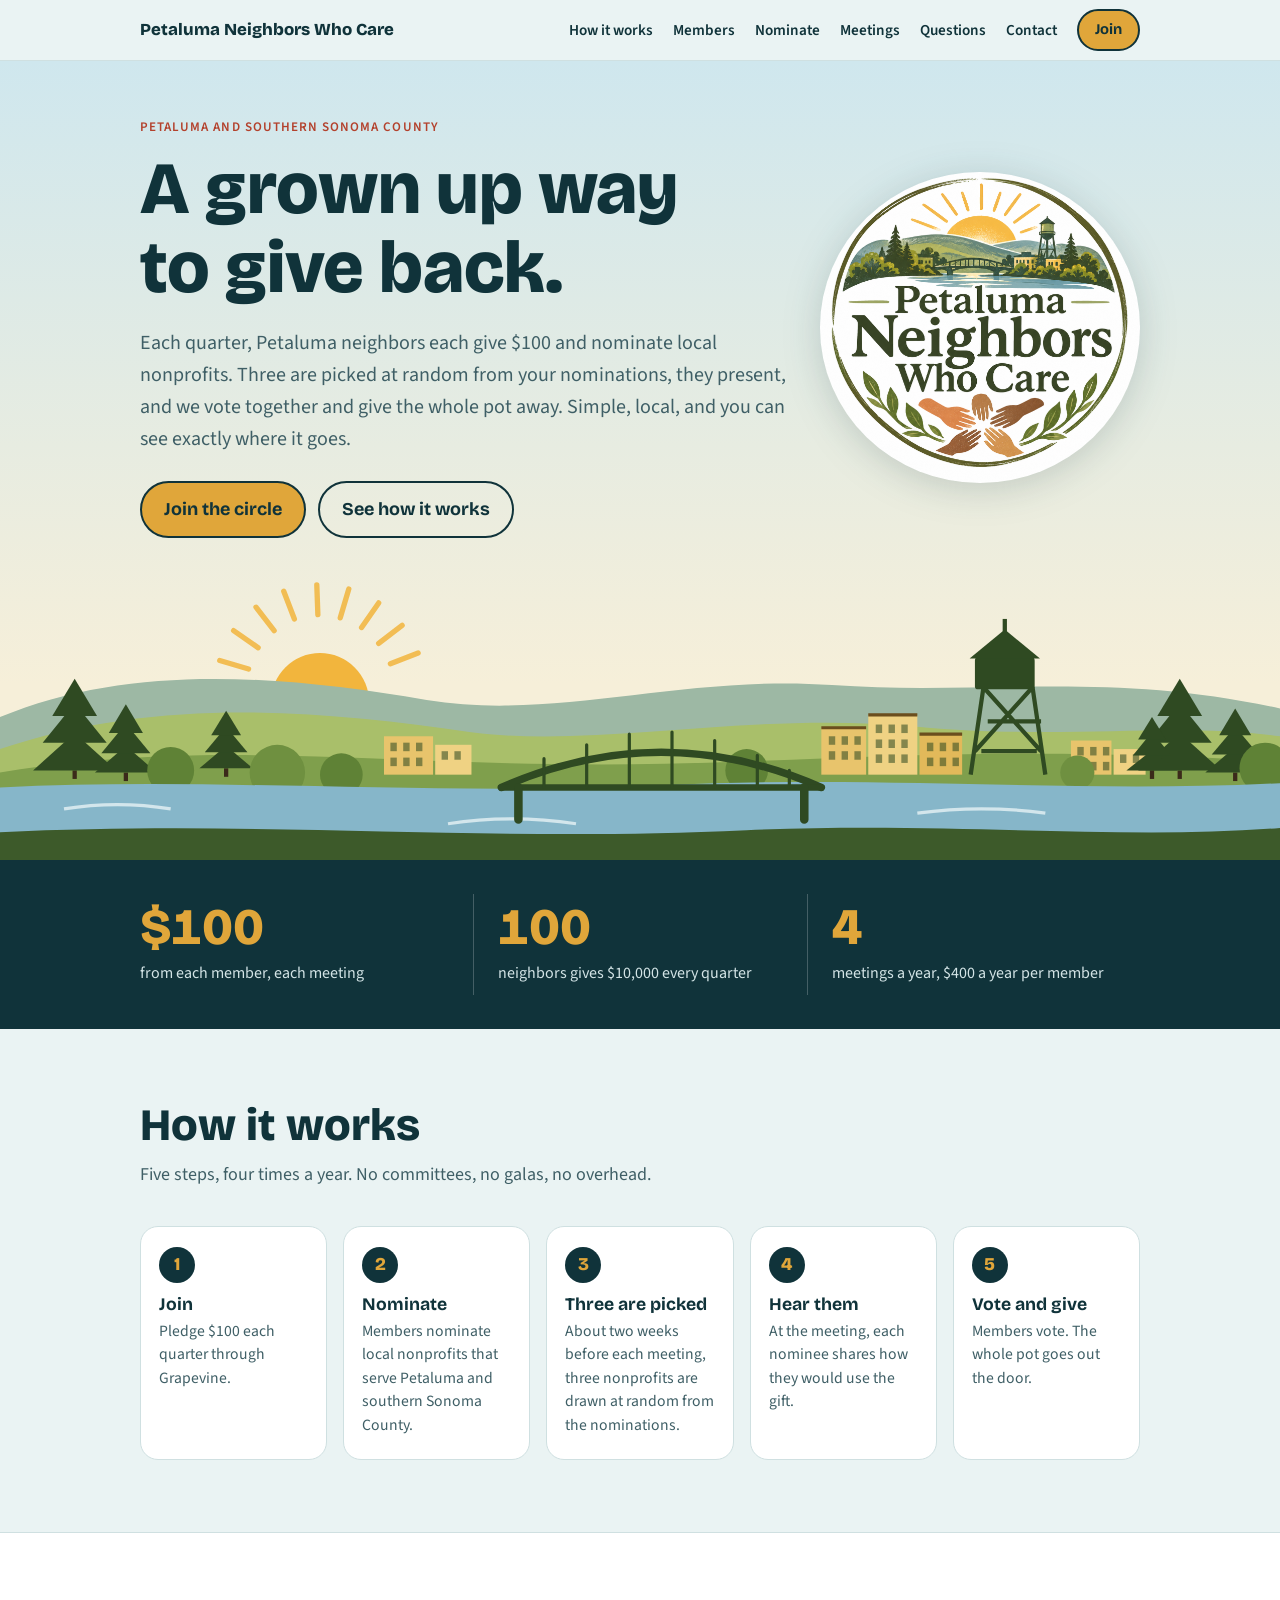
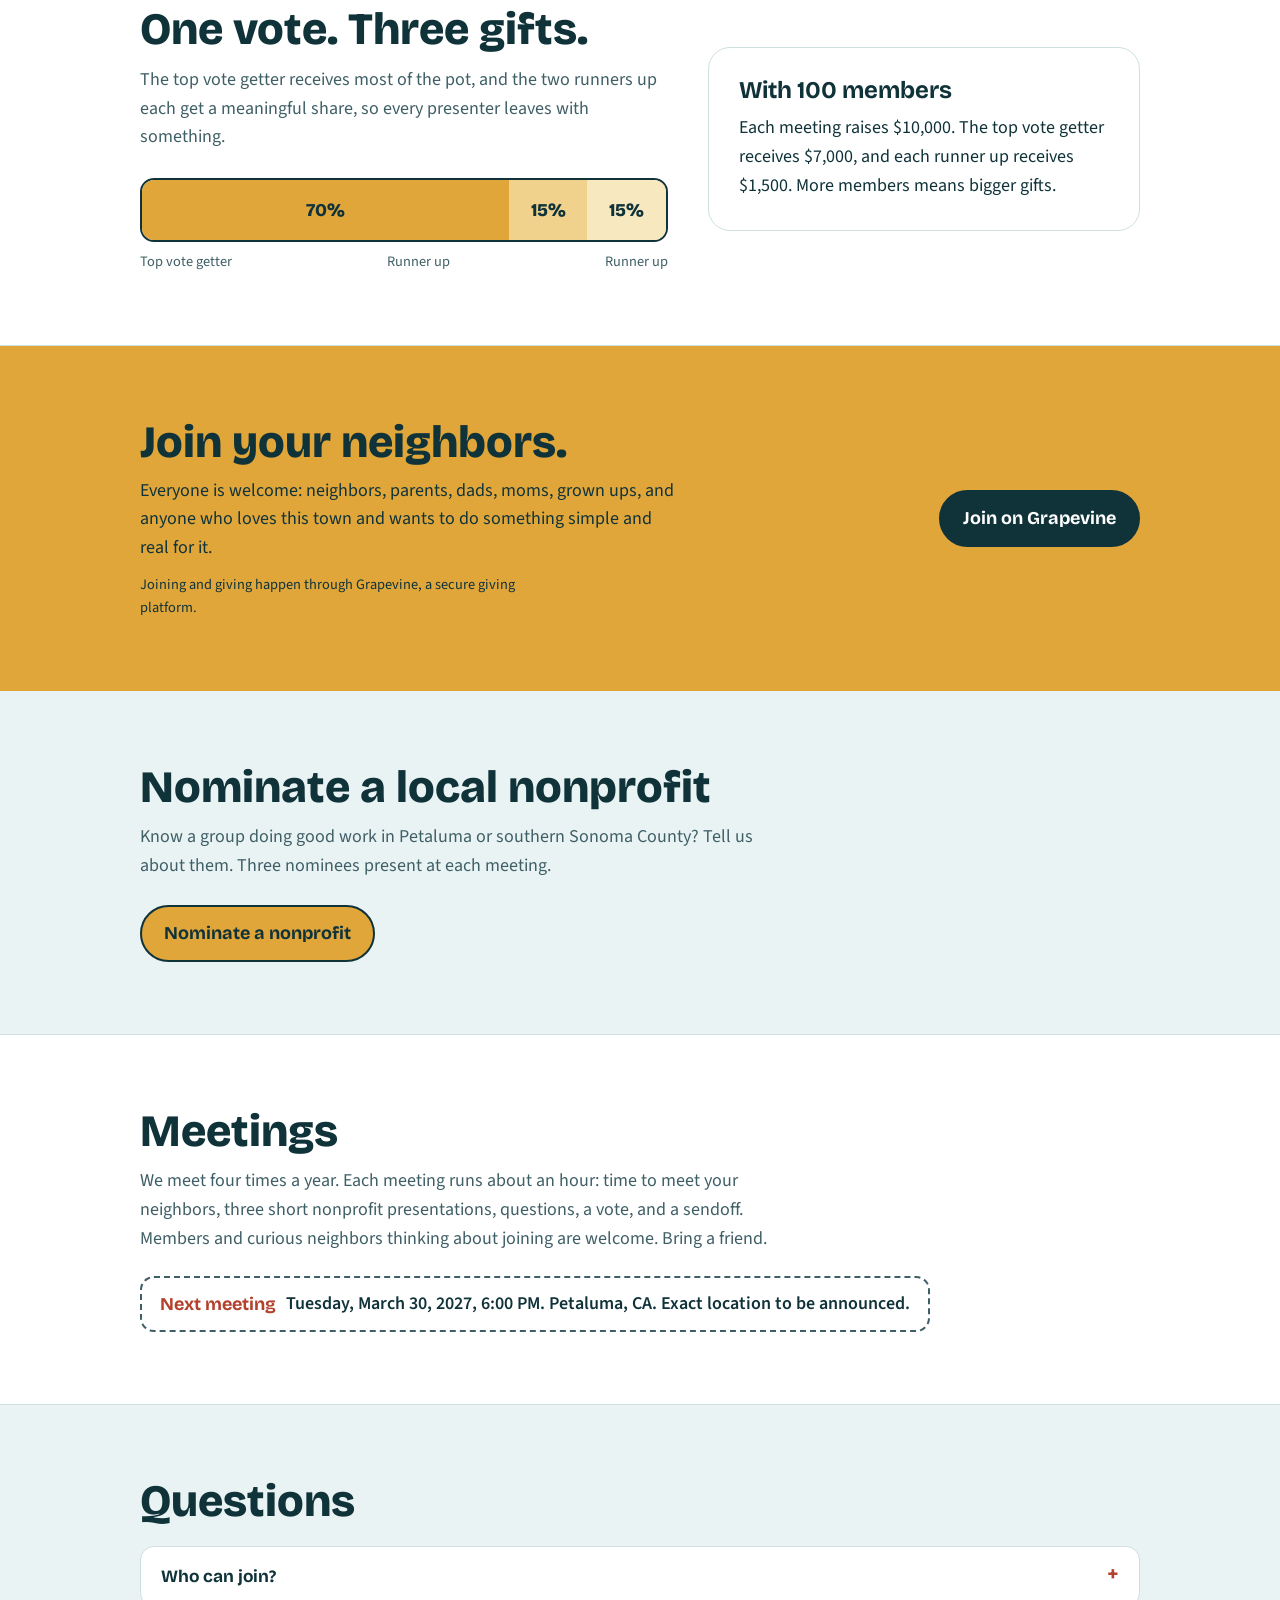
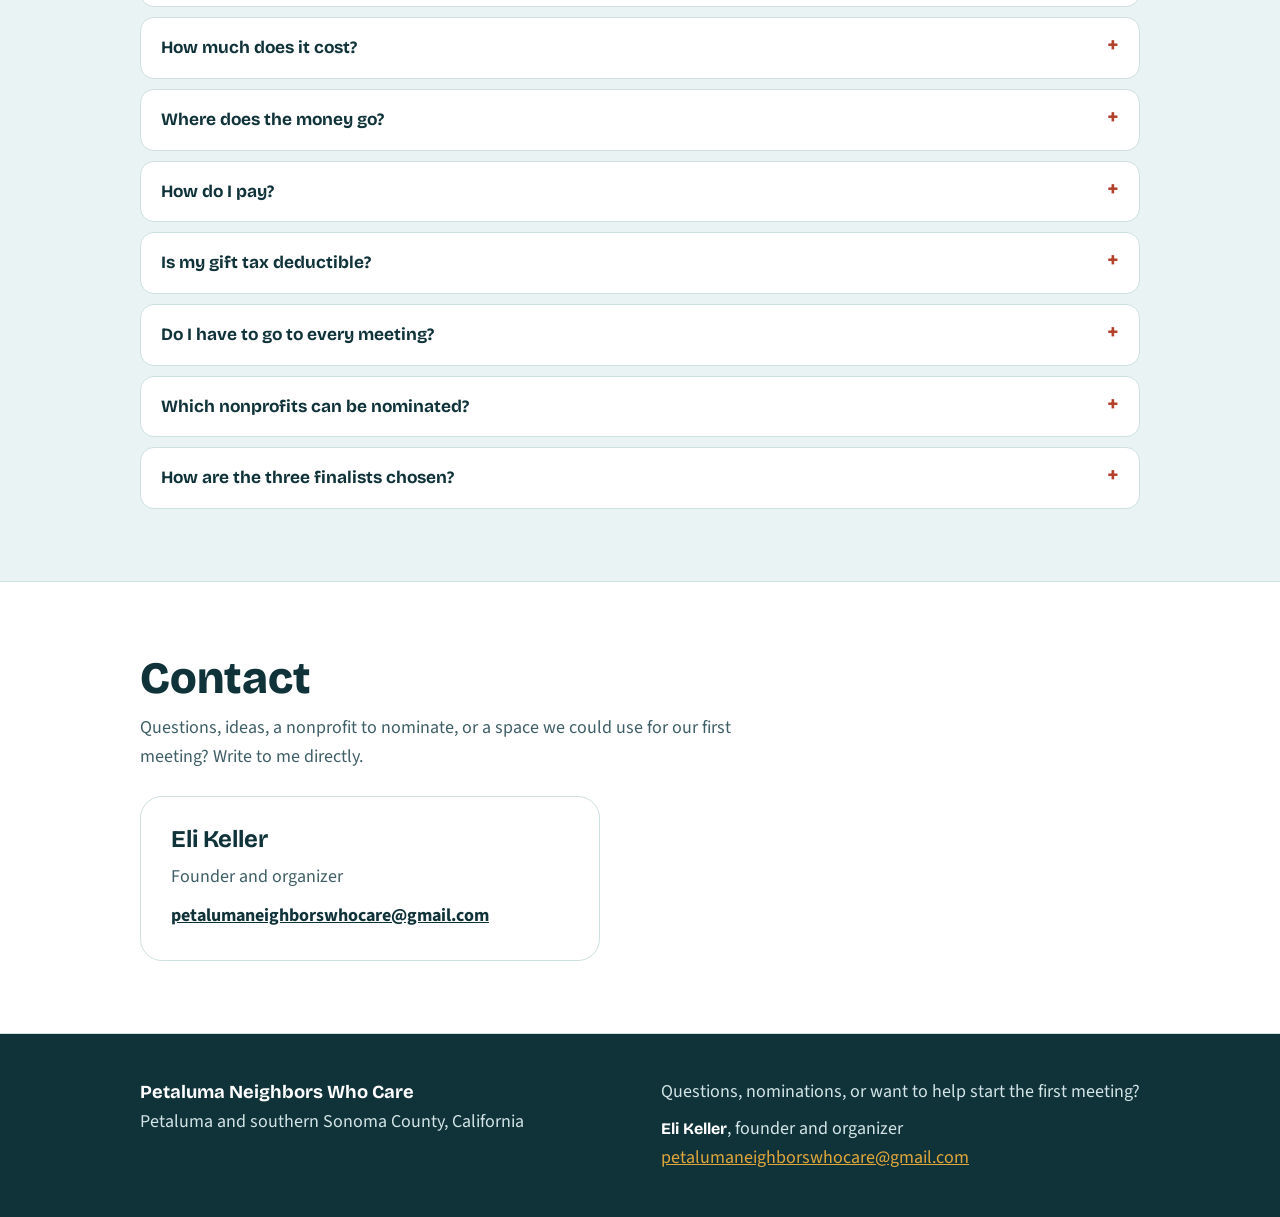
<file: index.html>
<!DOCTYPE html>
<html lang="en">
<head>
<meta charset="utf-8">
<meta name="viewport" content="width=device-width, initial-scale=1">
<meta name="description" content="A grown up way to give back. Neighbors give $100 each quarter, nominate local nonprofits, vote together, and give the whole pot away.">
<meta property="og:type" content="website">
<meta property="og:title" content="Petaluma Neighbors Who Care">
<meta property="og:description" content="A grown up way to give back. Neighbors give $100 each quarter, nominate local nonprofits, vote together, and give the whole pot away.">
<meta property="og:url" content="https://petalumaneighborswhocare.org/">
<meta property="og:image" content="https://petalumaneighborswhocare.org/Petaluma%20Neighbors%20Who%20Care%20Emblem.png">
<meta name="twitter:card" content="summary">
<link rel="icon" href="Petaluma%20Neighbors%20Who%20Care%20Emblem.png">
<title>Petaluma Neighbors Who Care</title>
<link rel="preconnect" href="https://fonts.googleapis.com">
<link rel="preconnect" href="https://fonts.gstatic.com" crossorigin>
<link href="https://fonts.googleapis.com/css2?family=Bricolage+Grotesque:opsz,wght@12..96,500;12..96,700;12..96,800&family=Source+Sans+3:wght@400;600&display=swap" rel="stylesheet">
<style>
:root{
  --ink:#10333a;
  --ink-soft:#3f5f66;
  --sky:#eaf3f3;
  --paper:#ffffff;
  --gold:#e0a63a;
  --barn:#b3412c;
  --line:#cfe0e1;
  --display:"Bricolage Grotesque","Trebuchet MS",system-ui,sans-serif;
  --body:"Source Sans 3",system-ui,-apple-system,"Segoe UI",sans-serif;
  color-scheme:light;
}
*{box-sizing:border-box}
html{scroll-behavior:smooth}
@media (prefers-reduced-motion:reduce){html{scroll-behavior:auto}}
body{margin:0;background:var(--sky);color:var(--ink);font-family:var(--body);font-size:18px;line-height:1.6}
h1,h2,h3{font-family:var(--display);line-height:1.08;margin:0;text-wrap:balance}
p{margin:0}
a{color:inherit}
:focus-visible{outline:3px solid var(--barn);outline-offset:3px}
.wrap{max-width:1040px;margin:0 auto;padding:0 20px}
.nav{position:sticky;top:0;z-index:5;background:rgba(234,243,243,.94);backdrop-filter:blur(6px);border-bottom:1px solid var(--line)}
.nav .wrap{display:flex;align-items:center;justify-content:space-between;gap:16px;min-height:60px;flex-wrap:wrap;padding-top:6px;padding-bottom:6px}
.brand{font-family:var(--display);font-weight:800;text-decoration:none;font-size:1.05rem}
.nav ul{display:flex;gap:6px 20px;list-style:none;margin:0;padding:0;flex-wrap:wrap;align-items:center}
.nav a.link{text-decoration:none;font-weight:600;font-size:.95rem;padding:6px 0;border-bottom:2px solid transparent}
.nav a.link:hover{border-color:var(--gold)}
.btn{display:inline-block;background:var(--gold);color:var(--ink);font-family:var(--display);font-weight:700;text-decoration:none;padding:12px 22px;border-radius:999px;border:2px solid var(--ink);transition:transform .15s}
.btn:hover{transform:translateY(-2px)}
.btn.small{padding:7px 16px;font-size:.92rem}
.btn.ghost{background:transparent}
.hero{background:linear-gradient(#cfe7ee,#f6efd9 78%);position:relative;overflow:hidden}
.hero .wrap{padding-top:56px;padding-bottom:0;position:relative;z-index:2}
.eyebrow{font-weight:600;letter-spacing:.08em;text-transform:uppercase;font-size:.82rem;color:var(--barn)}
.hero h1{font-size:clamp(2.4rem,7vw,4.6rem);font-weight:800;max-width:14ch;margin-top:12px}
.hero .lede{font-size:1.25rem;max-width:34em;margin-top:18px;color:var(--ink-soft)}
.hero .cta{display:flex;gap:12px;flex-wrap:wrap;margin-top:26px}
.heroin{display:flex;align-items:center;justify-content:space-between;gap:32px}
.emblem{width:min(320px,34vw);height:auto;flex:none;border-radius:50%;background:#fff;filter:drop-shadow(0 6px 18px rgba(16,51,58,.18))}
@media(max-width:720px){.heroin{flex-direction:column;align-items:flex-start}.emblem{width:220px}}
.scene{display:block;width:100%;height:auto;margin-top:-30px;position:relative;z-index:1}
.math{background:var(--ink);color:#fff}
.math .wrap{display:grid;grid-template-columns:repeat(3,1fr);gap:0;padding-top:34px;padding-bottom:34px}
.math .cell{padding:8px 24px;border-left:1px solid rgba(255,255,255,.22)}
.math .cell:first-child{border-left:0;padding-left:0}
.math .num{font-family:var(--display);font-weight:800;font-size:clamp(2rem,5vw,3.2rem);color:var(--gold);line-height:1;font-variant-numeric:tabular-nums}
.math .cap{margin-top:8px;color:#d3e4e6;font-size:1rem}
section{padding:72px 0}
section h2{font-size:clamp(1.9rem,4.5vw,2.8rem);font-weight:800}
.sub{margin-top:12px;color:var(--ink-soft);max-width:36em}
.steps{list-style:none;margin:36px 0 0;padding:0;display:grid;grid-template-columns:repeat(5,1fr);gap:16px;counter-reset:s}
.steps li{background:var(--paper);border:1px solid var(--line);border-radius:18px;padding:20px 18px 22px;counter-increment:s}
.steps li::before{content:counter(s);display:grid;place-items:center;width:36px;height:36px;border-radius:50%;background:var(--ink);color:var(--gold);font-family:var(--display);font-weight:800;margin-bottom:12px}
.steps h3{font-size:1.1rem;margin-bottom:6px}
.steps p{font-size:.98rem;color:var(--ink-soft);line-height:1.5}
.split{display:grid;grid-template-columns:1.1fr .9fr;gap:40px;align-items:center}
.bar{display:flex;height:64px;border-radius:14px;overflow:hidden;border:2px solid var(--ink);margin-top:26px;font-family:var(--display);font-weight:800}
.bar div{display:grid;place-items:center}
.bar .a{flex:70;background:var(--gold)}
.bar .b{flex:15;background:#f1d28d}
.bar .c{flex:15;background:#f8e8c0}
.bar-legend{display:flex;justify-content:space-between;font-size:.9rem;color:var(--ink-soft);margin-top:8px}
.card{background:var(--paper);border:1px solid var(--line);border-radius:22px;padding:30px}
.card h3{font-size:1.5rem;margin-bottom:10px}
.join{background:var(--gold)}
.join .wrap{display:flex;justify-content:space-between;align-items:center;gap:28px;flex-wrap:wrap}
.join h2{max-width:16ch}
.join p{max-width:30em;margin-top:10px}
.join .btn{background:var(--ink);color:#fff;border-color:var(--ink)}
.join .note{font-size:.9rem;margin-top:10px}
.next{display:inline-flex;gap:10px;align-items:center;background:var(--paper);border:2px dashed var(--ink-soft);border-radius:14px;padding:12px 18px;margin-top:22px;font-weight:600}
.next b{font-family:var(--display);color:var(--barn)}
details{background:var(--paper);border:1px solid var(--line);border-radius:14px;padding:0;margin-top:10px}
summary{cursor:pointer;font-family:var(--display);font-weight:700;font-size:1.08rem;padding:16px 20px;list-style:none;display:flex;justify-content:space-between;gap:12px}
summary::-webkit-details-marker{display:none}
summary::after{content:"+";font-size:1.4rem;line-height:1;color:var(--barn)}
details[open] summary::after{content:"\2212"}
details p{padding:0 20px 18px;color:var(--ink-soft)}
footer{background:var(--ink);color:#d3e4e6;padding:44px 0}
footer .wrap{display:flex;justify-content:space-between;gap:20px;flex-wrap:wrap}
footer strong{color:#fff;font-family:var(--display);font-size:1.15rem}
footer a{color:var(--gold)}
@media (max-width:860px){
  .steps{grid-template-columns:1fr 1fr}
  .split{grid-template-columns:1fr}
}
@media (max-width:560px){
  body{font-size:17px}
  .steps{grid-template-columns:1fr}
  .math .wrap{grid-template-columns:1fr;gap:18px}
  .math .cell{border-left:0;padding:0}
  section{padding:52px 0}
  .nav ul{gap:4px 14px}
}
</style>
</head>
<body>

<header class="nav">
  <div class="wrap">
    <a class="brand" href="#top">Petaluma Neighbors Who Care</a>
    <nav aria-label="Main">
      <ul>
        <li><a class="link" href="#how">How it works</a></li>
        <li><a class="link" href="members.html">Members</a></li>
        <li><a class="link" href="nominate.html">Nominate</a></li>
        <li><a class="link" href="#meetings">Meetings</a></li>
        <li><a class="link" href="#questions">Questions</a></li>
        <li><a class="link" href="#contactus">Contact</a></li>
        <li><a class="btn small" href="#join">Join</a></li>
      </ul>
    </nav>
  </div>
</header>

<main id="top">
  <div class="hero">
    <div class="wrap heroin">
      <div class="herotext">
      <p class="eyebrow">Petaluma and southern Sonoma County</p>
      <h1>A grown up way to give back.</h1>
      <p class="lede">Each quarter, Petaluma neighbors each give $100 and nominate local nonprofits. Three are picked at random from your nominations, they present, and we vote together and give the whole pot away. Simple, local, and you can see exactly where it goes.</p>
      <div class="cta">
        <a class="btn" href="#join">Join the circle</a>
        <a class="btn ghost" href="#how">See how it works</a>
      </div>
      </div>
      <img class="emblem" src="Petaluma%20Neighbors%20Who%20Care%20Emblem.png" alt="Petaluma Neighbors Who Care emblem" width="320" height="320">
    </div>
    <svg class="scene" viewBox="0 0 1200 330" role="img" aria-label="Illustration of the Petaluma River, the downtown bridge, the water tower, historic downtown buildings and rolling hills" preserveAspectRatio="xMidYMax slice">
      <line x1="366" y1="146" x2="392" y2="136" stroke="#f2b53d" stroke-width="5" stroke-linecap="round" opacity=".85"/><line x1="355" y1="127" x2="377" y2="110" stroke="#f2b53d" stroke-width="5" stroke-linecap="round" opacity=".85"/><line x1="339" y1="112" x2="355" y2="89" stroke="#f2b53d" stroke-width="5" stroke-linecap="round" opacity=".85"/><line x1="319" y1="103" x2="327" y2="76" stroke="#f2b53d" stroke-width="5" stroke-linecap="round" opacity=".85"/><line x1="298" y1="100" x2="297" y2="72" stroke="#f2b53d" stroke-width="5" stroke-linecap="round" opacity=".85"/><line x1="276" y1="104" x2="266" y2="78" stroke="#f2b53d" stroke-width="5" stroke-linecap="round" opacity=".85"/><line x1="257" y1="115" x2="240" y2="93" stroke="#f2b53d" stroke-width="5" stroke-linecap="round" opacity=".85"/><line x1="242" y1="131" x2="219" y2="115" stroke="#f2b53d" stroke-width="5" stroke-linecap="round" opacity=".85"/><line x1="233" y1="151" x2="206" y2="143" stroke="#f2b53d" stroke-width="5" stroke-linecap="round" opacity=".85"/>
      <circle cx="300" cy="182" r="46" fill="#f2b53d"/>
      <path d="M0 196 C120 146 260 156 400 180 C520 200 640 156 780 166 C920 176 1040 152 1200 188 V300 H0Z" fill="#9db8a4"/>
      <path d="M0 226 C150 176 300 190 440 210 C560 226 700 190 860 205 C1000 218 1100 200 1200 214 V300 H0Z" fill="#a9bf6a"/>
      <path d="M0 248 C180 218 340 238 520 240 C720 244 900 218 1200 238 V300 H0Z" fill="#7f9f4c"/>
      <rect x="360" y="214" width="46" height="36" fill="#e8c46c"/><rect x="408" y="222" width="34" height="28" fill="#efd283"/><rect x="366" y="220" width="6" height="8" fill="#2f4a22" opacity=".55"/><rect x="366" y="234" width="6" height="8" fill="#2f4a22" opacity=".55"/><rect x="378" y="220" width="6" height="8" fill="#2f4a22" opacity=".55"/><rect x="378" y="234" width="6" height="8" fill="#2f4a22" opacity=".55"/><rect x="390" y="220" width="6" height="8" fill="#2f4a22" opacity=".55"/><rect x="390" y="234" width="6" height="8" fill="#2f4a22" opacity=".55"/><rect x="414" y="228" width="6" height="8" fill="#2f4a22" opacity=".55"/><rect x="426" y="228" width="6" height="8" fill="#2f4a22" opacity=".55"/>
      <rect x="770" y="206" width="42" height="44" fill="#e8c46c"/><rect x="814" y="194" width="46" height="56" fill="#efd283"/><rect x="862" y="212" width="40" height="38" fill="#e2b95a"/>
      <path d="M770 206 h42 M814 194 h46 M862 212 h40" stroke="#6b4e1e" stroke-width="3"/><rect x="777" y="214" width="6" height="8" fill="#2f4a22" opacity=".55"/><rect x="777" y="228" width="6" height="8" fill="#2f4a22" opacity=".55"/><rect x="789" y="214" width="6" height="8" fill="#2f4a22" opacity=".55"/><rect x="789" y="228" width="6" height="8" fill="#2f4a22" opacity=".55"/><rect x="801" y="214" width="6" height="8" fill="#2f4a22" opacity=".55"/><rect x="801" y="228" width="6" height="8" fill="#2f4a22" opacity=".55"/><rect x="821" y="203" width="6" height="8" fill="#2f4a22" opacity=".55"/><rect x="821" y="217" width="6" height="8" fill="#2f4a22" opacity=".55"/><rect x="821" y="231" width="6" height="8" fill="#2f4a22" opacity=".55"/><rect x="833" y="203" width="6" height="8" fill="#2f4a22" opacity=".55"/><rect x="833" y="217" width="6" height="8" fill="#2f4a22" opacity=".55"/><rect x="833" y="231" width="6" height="8" fill="#2f4a22" opacity=".55"/><rect x="845" y="203" width="6" height="8" fill="#2f4a22" opacity=".55"/><rect x="845" y="217" width="6" height="8" fill="#2f4a22" opacity=".55"/><rect x="845" y="231" width="6" height="8" fill="#2f4a22" opacity=".55"/><rect x="869" y="220" width="6" height="8" fill="#2f4a22" opacity=".55"/><rect x="869" y="234" width="6" height="8" fill="#2f4a22" opacity=".55"/><rect x="881" y="220" width="6" height="8" fill="#2f4a22" opacity=".55"/><rect x="881" y="234" width="6" height="8" fill="#2f4a22" opacity=".55"/><rect x="893" y="220" width="6" height="8" fill="#2f4a22" opacity=".55"/><rect x="893" y="234" width="6" height="8" fill="#2f4a22" opacity=".55"/>
      <g stroke="#2f4a22" stroke-width="4" fill="none"><path d="M922 168 L910 250 M968 168 L980 250 M926 200 L976 200 M920 228 L972 228 M922 168 L976 228 M968 168 L914 228"/></g>
      <rect x="914" y="140" width="56" height="30" rx="3" fill="#2f4a22"/><path d="M909 141 L942 114 L975 141Z" fill="#2f4a22"/><rect x="940" y="104" width="4" height="12" fill="#2f4a22"/>
      <rect x="1004" y="218" width="38" height="32" fill="#e8c46c"/><rect x="1044" y="226" width="30" height="24" fill="#efd283"/><rect x="1010" y="224" width="6" height="8" fill="#2f4a22" opacity=".55"/><rect x="1010" y="238" width="6" height="8" fill="#2f4a22" opacity=".55"/><rect x="1022" y="224" width="6" height="8" fill="#2f4a22" opacity=".55"/><rect x="1022" y="238" width="6" height="8" fill="#2f4a22" opacity=".55"/><rect x="1034" y="224" width="6" height="8" fill="#2f4a22" opacity=".55"/><rect x="1034" y="238" width="6" height="8" fill="#2f4a22" opacity=".55"/><rect x="1050" y="231" width="6" height="8" fill="#2f4a22" opacity=".55"/><rect x="1062" y="231" width="6" height="8" fill="#2f4a22" opacity=".55"/>
      <g fill="#2f4a22"><rect x="68" y="246" width="4" height="8" fill="#3b2a1a"/><path d="M31 246 L70 211 L109 246Z"/><path d="M40 220 L70 183 L100 220Z"/><path d="M49 195 L70 160 L91 195Z"/></g><g fill="#2f4a22"><rect x="116" y="248" width="4" height="8" fill="#3b2a1a"/><path d="M89 248 L118 223 L147 248Z"/><path d="M95 230 L118 202 L141 230Z"/><path d="M102 211 L118 184 L134 211Z"/></g><g fill="#2f4a22"><rect x="210" y="244" width="4" height="8" fill="#3b2a1a"/><path d="M187 244 L212 223 L237 244Z"/><path d="M192 229 L212 205 L232 229Z"/><path d="M198 213 L212 190 L226 213Z"/></g><g fill="#2f4a22"><rect x="1104" y="246" width="4" height="8" fill="#3b2a1a"/><path d="M1067 246 L1106 211 L1145 246Z"/><path d="M1076 220 L1106 183 L1136 220Z"/><path d="M1085 195 L1106 160 L1127 195Z"/></g><g fill="#2f4a22"><rect x="1156" y="248" width="4" height="8" fill="#3b2a1a"/><path d="M1130 248 L1158 224 L1186 248Z"/><path d="M1136 231 L1158 205 L1180 231Z"/><path d="M1143 213 L1158 188 L1173 213Z"/></g><g fill="#2f4a22"><rect x="1078" y="246" width="4" height="8" fill="#3b2a1a"/><path d="M1056 246 L1080 227 L1104 246Z"/><path d="M1062 232 L1080 210 L1098 232Z"/><path d="M1067 217 L1080 196 L1093 217Z"/></g>
      <circle cx="160" cy="246" r="22" fill="#5f8236"/><circle cx="260" cy="248" r="26" fill="#6f9040"/><circle cx="320" cy="250" r="20" fill="#5f8236"/><circle cx="700" cy="246" r="20" fill="#5f8236"/><circle cx="1010" cy="248" r="16" fill="#6f9040"/><circle cx="1186" cy="244" r="24" fill="#5f8236"/>
      <path d="M0 262 C200 252 400 270 620 260 C840 250 1000 268 1200 258 V330 H0Z" fill="#86b6c9"/>
      <path d="M60 282 q50 -8 100 0 M420 296 q60 -9 120 0 M860 286 q60 -8 120 0" stroke="#e6f3f6" stroke-width="3" fill="none" opacity=".8"/>
      <g stroke="#2f4a22" fill="none" stroke-linecap="round"><path d="M470 262 Q620 196 770 262" stroke-width="7"/><path d="M470 262 H770" stroke-width="6"/><path d="M510 262 V235 M550 262 V222 M590 262 V212 M630 262 V210 M670 262 V218 M710 262 V232 M740 262 V246" stroke-width="3"/><path d="M486 262 V292 M754 262 V292" stroke-width="8"/></g>
      <path d="M0 304 C250 292 450 314 700 302 C900 294 1050 312 1200 300 V330 H0Z" fill="#3d5a2a"/>
    </svg>
  </div>

  <div class="math" aria-label="The math">
    <div class="wrap">
      <div class="cell"><div class="num">$100</div><p class="cap">from each member, each meeting</p></div>
      <div class="cell"><div class="num">100</div><p class="cap">neighbors gives $10,000 every quarter</p></div>
      <div class="cell"><div class="num">4</div><p class="cap">meetings a year, $400 a year per member</p></div>
    </div>
  </div>

  <section id="how">
    <div class="wrap">
      <h2>How it works</h2>
      <p class="sub">Five steps, four times a year. No committees, no galas, no overhead.</p>
      <ol class="steps">
        <li><h3>Join</h3><p>Pledge $100 each quarter through Grapevine.</p></li>
        <li><h3>Nominate</h3><p>Members nominate local nonprofits that serve Petaluma and southern Sonoma County.</p></li>
        <li><h3>Three are picked</h3><p>About two weeks before each meeting, three nonprofits are drawn at random from the nominations.</p></li>
        <li><h3>Hear them</h3><p>At the meeting, each nominee shares how they would use the gift.</p></li>
        <li><h3>Vote and give</h3><p>Members vote. The whole pot goes out the door.</p></li>
      </ol>
    </div>
  </section>

  <section style="background:var(--paper);border-block:1px solid var(--line)">
    <div class="wrap split">
      <div>
        <h2>One vote. Three gifts.</h2>
        <p class="sub">The top vote getter receives most of the pot, and the two runners up each get a meaningful share, so every presenter leaves with something.</p>
        <div class="bar" role="img" aria-label="Split of the pot: 70 percent, 15 percent, 15 percent">
          <div class="a">70%</div><div class="b">15%</div><div class="c">15%</div>
        </div>
        <div class="bar-legend"><span>Top vote getter</span><span>Runner up</span><span>Runner up</span></div>
      </div>
      <div class="card">
        <h3>With 100 members</h3>
        <p>Each meeting raises $10,000. The top vote getter receives $7,000, and each runner up receives $1,500. More members means bigger gifts.</p>
      </div>
    </div>
  </section>

  <section id="join" class="join">
    <div class="wrap">
      <div>
        <h2>Join your neighbors.</h2>
        <p>Everyone is welcome: neighbors, parents, dads, moms, grown ups, and anyone who loves this town and wants to do something simple and real for it.</p>
        <p class="note">Joining and giving happen through Grapevine, a secure giving platform.</p>
      </div>
      <a class="btn" href="https://www.grapevine.org/giving-circle/DBGC8px/Petaluma-Neighbors-Who-Care" target="_blank" rel="noopener">Join on Grapevine</a>
    </div>
  </section>

  <section id="nominate">
    <div class="wrap">
      <h2>Nominate a local nonprofit</h2>
      <p class="sub">Know a group doing good work in Petaluma or southern Sonoma County? Tell us about them. Three nominees present at each meeting.</p>
      <p style="margin-top:24px"><a class="btn" href="nominate.html">Nominate a nonprofit</a></p>
    </div>
  </section>

  <section id="meetings" style="background:var(--paper);border-block:1px solid var(--line)">
    <div class="wrap">
      <h2>Meetings</h2>
      <p class="sub">We meet four times a year. Each meeting runs about an hour: time to meet your neighbors, three short nonprofit presentations, questions, a vote, and a sendoff. Members and curious neighbors thinking about joining are welcome. Bring a friend.</p>
      <p class="next"><b>Next meeting</b> Tuesday, March 30, 2027, 6:00 PM. Petaluma, CA. Exact location to be announced.</p>
    </div>
  </section>

  <section id="questions">
    <div class="wrap">
      <h2>Questions</h2>
      <div style="margin-top:20px">
        <details><summary>Who can join?</summary><p>Anyone who lives or works within about 20 minutes of Petaluma and wants to give back locally. Everyone is welcome.</p></details>
        <details><summary>How much does it cost?</summary><p>Each member gives $100 per meeting, four meetings a year, which is $400 a year.</p></details>
        <details><summary>Where does the money go?</summary><p>All of it goes to local nonprofits. The top vote getter receives 70 percent of the pot, and each of the two runners up receives 15 percent.</p></details>
        <details><summary>How do I pay?</summary><p>Joining and giving happen through Grapevine, a secure giving platform. Use the Join button on this page.</p></details>
        <details><summary>Is my gift tax deductible?</summary><p>Payments go through Grapevine, which processes them through the Grapevine Giving Foundation, a 501(c)(3) public charity, and you receive a receipt by email. Ask your tax professional how that applies to your own return.</p></details>
        <details><summary>Do I have to go to every meeting?</summary><p>No. Come when you can. Your gift still counts.</p></details>
        <details><summary>Which nonprofits can be nominated?</summary><p>Groups that serve Petaluma and southern Sonoma County.</p></details>
        <details><summary>How are the three finalists chosen?</summary><p>About two weeks before each meeting, three nonprofits are drawn at random from the nominations. Every nomination counts as one entry, so a nonprofit that many members nominate has better odds. What you think shapes the draw.</p></details>
      </div>
    </div>
  </section>
  <section id="contactus" style="background:var(--paper);border-block:1px solid var(--line)">
    <div class="wrap">
      <h2>Contact</h2>
      <p class="sub">Questions, ideas, a nonprofit to nominate, or a space we could use for our first meeting? Write to me directly.</p>
      <div class="card" style="margin-top:24px;max-width:460px"><h3>Eli Keller</h3><p style="color:var(--ink-soft)">Founder and organizer</p><p style="margin-top:10px"><a href="mailto:petalumaneighborswhocare@gmail.com"><strong>petalumaneighborswhocare@gmail.com</strong></a></p></div>
    </div>
  </section>
</main>

<footer id="contact">
  <div class="wrap">
    <div>
      <strong>Petaluma Neighbors Who Care</strong>
      <p>Petaluma and southern Sonoma County, California</p>
    </div>
    <div>
      <p>Questions, nominations, or want to help start the first meeting?</p>
      <p style="margin-top:8px"><strong style="font-size:1rem">Eli Keller</strong>, founder and organizer</p>
      <p><a href="mailto:petalumaneighborswhocare@gmail.com">petalumaneighborswhocare@gmail.com</a></p>
    </div>
  </div>
</footer>

</body>
</html>
</file>
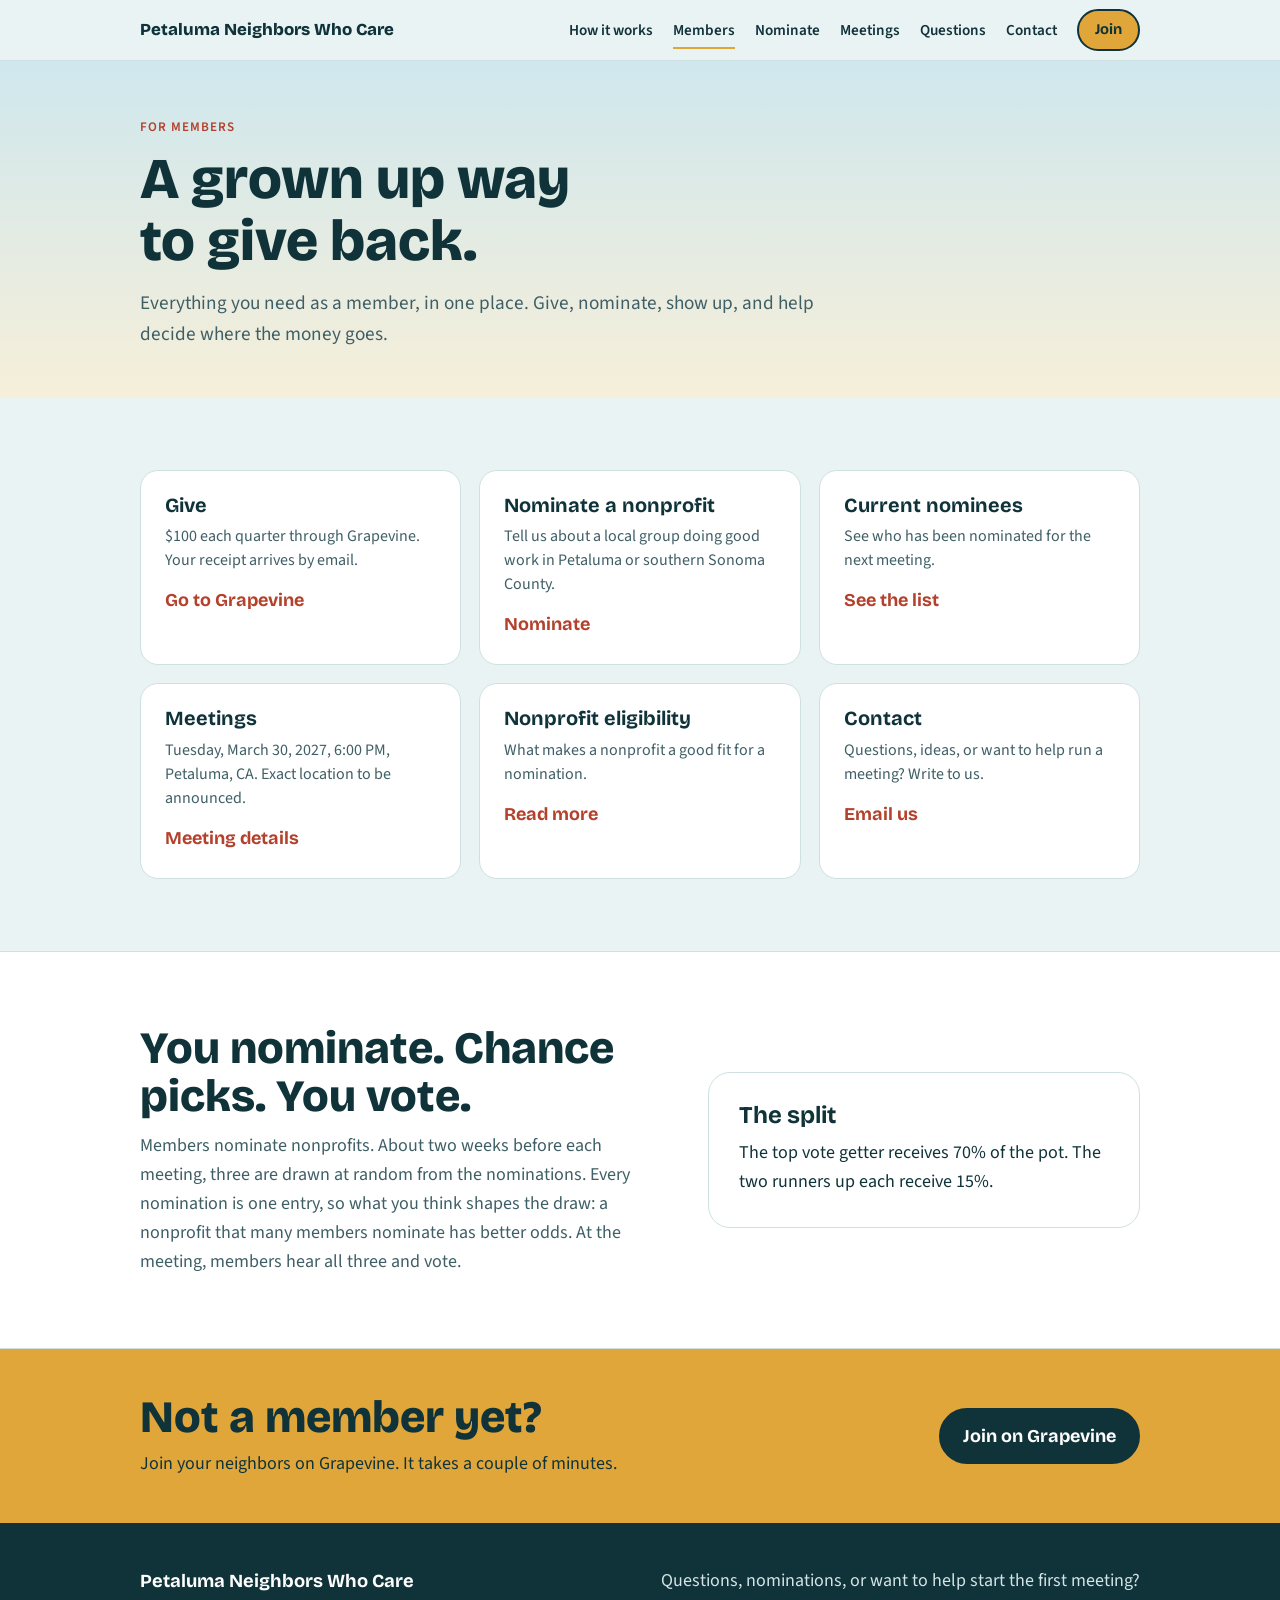
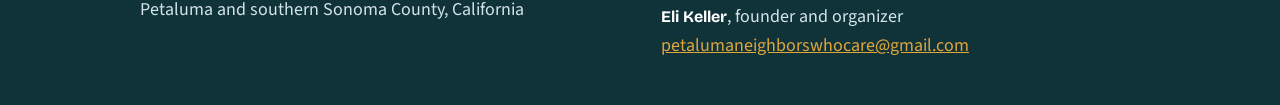
<file: members.html>
<!DOCTYPE html>
<html lang="en">
<head>
<meta charset="utf-8">
<meta name="viewport" content="width=device-width, initial-scale=1">
<meta name="description" content="Give, nominate, and find meeting details. A grown up way to give back.">
<meta property="og:type" content="website">
<meta property="og:title" content="For Members | Petaluma Neighbors Who Care">
<meta property="og:description" content="Give, nominate, and find meeting details. A grown up way to give back.">
<meta property="og:url" content="https://petalumaneighborswhocare.org/members.html">
<meta property="og:image" content="https://petalumaneighborswhocare.org/Petaluma%20Neighbors%20Who%20Care%20Emblem.png">
<meta name="twitter:card" content="summary">
<link rel="icon" href="Petaluma%20Neighbors%20Who%20Care%20Emblem.png">
<title>For Members | Petaluma Neighbors Who Care</title>
<link rel="preconnect" href="https://fonts.googleapis.com">
<link rel="preconnect" href="https://fonts.gstatic.com" crossorigin>
<link href="https://fonts.googleapis.com/css2?family=Bricolage+Grotesque:opsz,wght@12..96,500;12..96,700;12..96,800&family=Source+Sans+3:wght@400;600&display=swap" rel="stylesheet">
<link rel="stylesheet" href="styles.css">
</head>
<body>

<header class="nav">
  <div class="wrap">
    <a class="brand" href="index.html">Petaluma Neighbors Who Care</a>
    <nav aria-label="Main">
      <ul>
        <li><a class="link" href="index.html#how">How it works</a></li>
        <li><a class="link" href="members.html" aria-current="page">Members</a></li>
        <li><a class="link" href="nominate.html">Nominate</a></li>
        <li><a class="link" href="index.html#meetings">Meetings</a></li>
        <li><a class="link" href="index.html#questions">Questions</a></li>
        <li><a class="link" href="index.html#contactus">Contact</a></li>
        <li><a class="btn small" href="index.html#join">Join</a></li>
      </ul>
    </nav>
  </div>
</header>

<main id="top">
  <div class="pagehead">
    <div class="wrap">
      <p class="eyebrow">For members</p>
      <h1>A grown up way to give back.</h1>
      <p class="lede">Everything you need as a member, in one place. Give, nominate, show up, and help decide where the money goes.</p>
    </div>
  </div>

  <section>
    <div class="wrap">
      <div class="grid3">
        <a class="tile" href="https://www.grapevine.org/giving-circle/DBGC8px/Petaluma-Neighbors-Who-Care" target="_blank" rel="noopener"><h3>Give</h3><p>$100 each quarter through Grapevine. Your receipt arrives by email.</p><span>Go to Grapevine</span></a>
        <a class="tile" href="nominate.html"><h3>Nominate a nonprofit</h3><p>Tell us about a local group doing good work in Petaluma or southern Sonoma County.</p><span>Nominate</span></a>
        <a class="tile" href="nominate.html#nominees"><h3>Current nominees</h3><p>See who has been nominated for the next meeting.</p><span>See the list</span></a>
        <a class="tile" href="index.html#meetings"><h3>Meetings</h3><p>Tuesday, March 30, 2027, 6:00 PM, Petaluma, CA. Exact location to be announced.</p><span>Meeting details</span></a>
        <a class="tile" href="nominate.html#eligibility"><h3>Nonprofit eligibility</h3><p>What makes a nonprofit a good fit for a nomination.</p><span>Read more</span></a>
        <a class="tile" href="mailto:petalumaneighborswhocare@gmail.com"><h3>Contact</h3><p>Questions, ideas, or want to help run a meeting? Write to us.</p><span>Email us</span></a>
      </div>
    </div>
  </section>

  <section style="background:var(--paper);border-block:1px solid var(--line)">
    <div class="wrap split">
      <div>
        <h2>You nominate. Chance picks. You vote.</h2>
        <p class="sub">Members nominate nonprofits. About two weeks before each meeting, three are drawn at random from the nominations. Every nomination is one entry, so what you think shapes the draw: a nonprofit that many members nominate has better odds. At the meeting, members hear all three and vote.</p>
      </div>
      <div class="card">
        <h3>The split</h3>
        <p>The top vote getter receives 70% of the pot. The two runners up each receive 15%.</p>
      </div>
    </div>
  </section>

  <section class="nomcta">
    <div class="wrap">
      <div>
        <h2>Not a member yet?</h2>
        <p>Join your neighbors on Grapevine. It takes a couple of minutes.</p>
      </div>
      <a class="btn" href="https://www.grapevine.org/giving-circle/DBGC8px/Petaluma-Neighbors-Who-Care" target="_blank" rel="noopener">Join on Grapevine</a>
    </div>
  </section>
</main>

<footer id="contact">
  <div class="wrap">
    <div>
      <strong>Petaluma Neighbors Who Care</strong>
      <p>Petaluma and southern Sonoma County, California</p>
    </div>
    <div>
      <p>Questions, nominations, or want to help start the first meeting?</p>
      <p style="margin-top:8px"><strong style="font-size:1rem">Eli Keller</strong>, founder and organizer</p>
      <p><a href="mailto:petalumaneighborswhocare@gmail.com">petalumaneighborswhocare@gmail.com</a></p>
    </div>
  </div>
</footer>

</body>
</html>
</file>
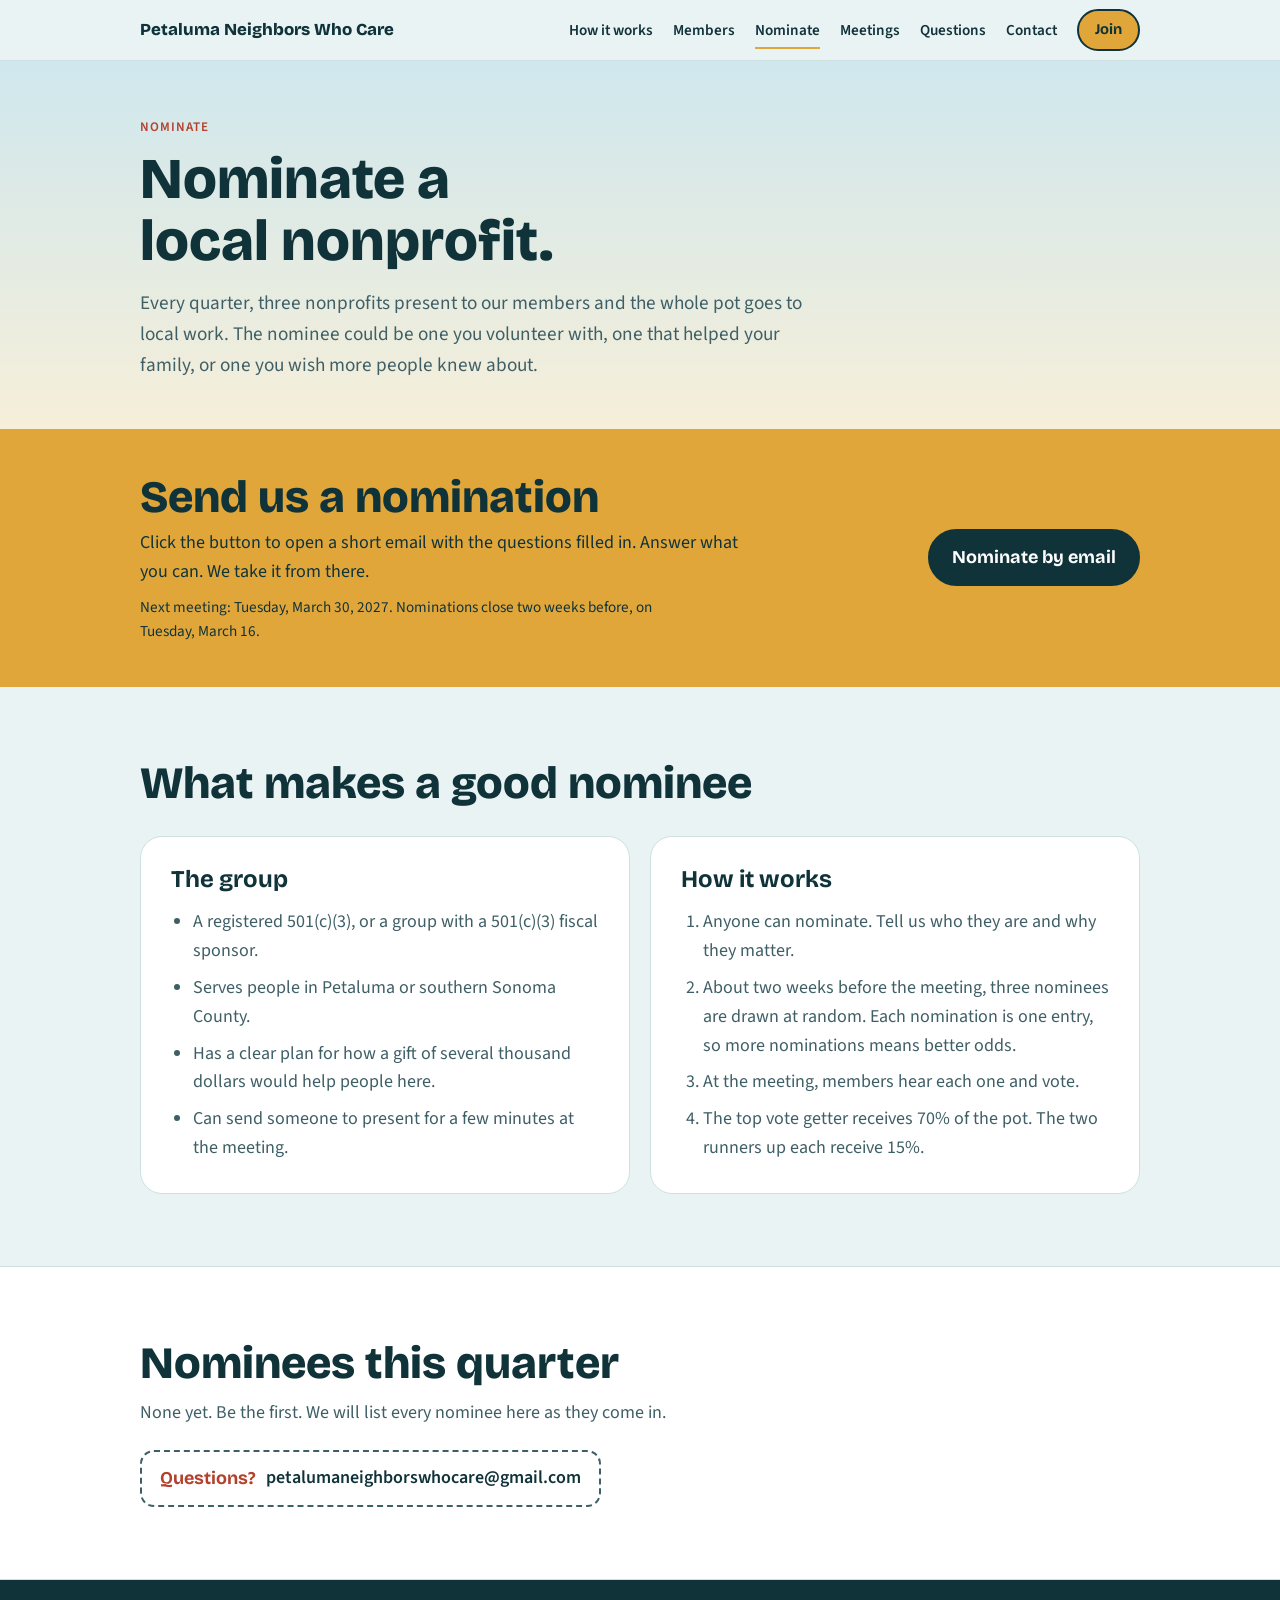
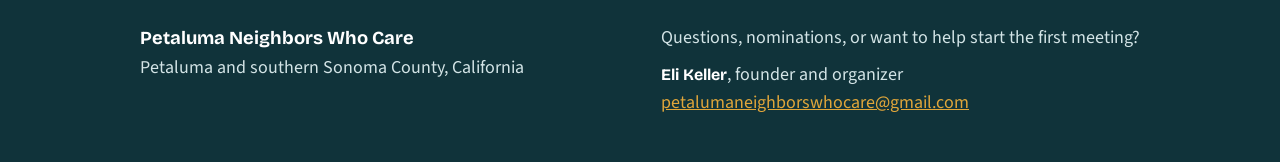
<file: nominate.html>
<!DOCTYPE html>
<html lang="en">
<head>
<meta charset="utf-8">
<meta name="viewport" content="width=device-width, initial-scale=1">
<meta name="description" content="Nominate a local nonprofit serving Petaluma or southern Sonoma County. Three are drawn each quarter and members vote.">
<meta property="og:type" content="website">
<meta property="og:title" content="Nominate a Nonprofit | Petaluma Neighbors Who Care">
<meta property="og:description" content="Nominate a local nonprofit serving Petaluma or southern Sonoma County. Three are drawn each quarter and members vote.">
<meta property="og:url" content="https://petalumaneighborswhocare.org/nominate.html">
<meta property="og:image" content="https://petalumaneighborswhocare.org/Petaluma%20Neighbors%20Who%20Care%20Emblem.png">
<meta name="twitter:card" content="summary">
<link rel="icon" href="Petaluma%20Neighbors%20Who%20Care%20Emblem.png">
<title>Nominate a Nonprofit | Petaluma Neighbors Who Care</title>
<link rel="preconnect" href="https://fonts.googleapis.com">
<link rel="preconnect" href="https://fonts.gstatic.com" crossorigin>
<link href="https://fonts.googleapis.com/css2?family=Bricolage+Grotesque:opsz,wght@12..96,500;12..96,700;12..96,800&family=Source+Sans+3:wght@400;600&display=swap" rel="stylesheet">
<link rel="stylesheet" href="styles.css">
</head>
<body>

<header class="nav">
  <div class="wrap">
    <a class="brand" href="index.html">Petaluma Neighbors Who Care</a>
    <nav aria-label="Main">
      <ul>
        <li><a class="link" href="index.html#how">How it works</a></li>
        <li><a class="link" href="members.html">Members</a></li>
        <li><a class="link" href="nominate.html" aria-current="page">Nominate</a></li>
        <li><a class="link" href="index.html#meetings">Meetings</a></li>
        <li><a class="link" href="index.html#questions">Questions</a></li>
        <li><a class="link" href="index.html#contactus">Contact</a></li>
        <li><a class="btn small" href="index.html#join">Join</a></li>
      </ul>
    </nav>
  </div>
</header>

<main id="top">
  <div class="pagehead">
    <div class="wrap">
      <p class="eyebrow">Nominate</p>
      <h1>Nominate a local nonprofit.</h1>
      <p class="lede">Every quarter, three nonprofits present to our members and the whole pot goes to local work. The nominee could be one you volunteer with, one that helped your family, or one you wish more people knew about.</p>
    </div>
  </div>

  <section class="nomcta">
    <div class="wrap">
      <div>
        <h2>Send us a nomination</h2>
        <p>Click the button to open a short email with the questions filled in. Answer what you can. We take it from there.</p>
        <p style="font-size:.95rem">Next meeting: Tuesday, March 30, 2027. Nominations close two weeks before, on Tuesday, March 16.</p>
      </div>
      <a class="btn" href="mailto:petalumaneighborswhocare@gmail.com?subject=Nonprofit%20nomination&body=Nonprofit%20name%3A%0AWebsite%3A%0AWho%20they%20serve%20in%20Petaluma%20or%20southern%20Sonoma%20County%3A%0AWhat%20a%20gift%20of%20several%20thousand%20dollars%20would%20do%20for%20them%3A%0AWhy%20I%20am%20nominating%20them%3A%0AYour%20name%3A%0A">Nominate by email</a>
    </div>
  </section>

  <section>
    <div class="wrap">
      <h2 id="eligibility">What makes a good nominee</h2>
      <div class="grid2">
        <div class="card"><h3>The group</h3>
          <ul class="list">
            <li>A registered 501(c)(3), or a group with a 501(c)(3) fiscal sponsor.</li>
            <li>Serves people in Petaluma or southern Sonoma County.</li>
            <li>Has a clear plan for how a gift of several thousand dollars would help people here.</li>
            <li>Can send someone to present for a few minutes at the meeting.</li>
          </ul>
        </div>
        <div class="card"><h3>How it works</h3>
          <ol class="list">
            <li>Anyone can nominate. Tell us who they are and why they matter.</li>
            <li>About two weeks before the meeting, three nominees are drawn at random. Each nomination is one entry, so more nominations means better odds.</li>
            <li>At the meeting, members hear each one and vote.</li>
            <li>The top vote getter receives 70% of the pot. The two runners up each receive 15%.</li>
          </ol>
        </div>
      </div>
    </div>
  </section>

  <section style="background:var(--paper);border-block:1px solid var(--line)">
    <div class="wrap">
      <h2 id="nominees">Nominees this quarter</h2>
      <p class="sub">None yet. Be the first. We will list every nominee here as they come in.</p>
      <p class="next"><b>Questions?</b> petalumaneighborswhocare@gmail.com</p>
    </div>
  </section>
</main>

<footer id="contact">
  <div class="wrap">
    <div>
      <strong>Petaluma Neighbors Who Care</strong>
      <p>Petaluma and southern Sonoma County, California</p>
    </div>
    <div>
      <p>Questions, nominations, or want to help start the first meeting?</p>
      <p style="margin-top:8px"><strong style="font-size:1rem">Eli Keller</strong>, founder and organizer</p>
      <p><a href="mailto:petalumaneighborswhocare@gmail.com">petalumaneighborswhocare@gmail.com</a></p>
    </div>
  </div>
</footer>

</body>
</html>
</file>
<file: styles.css>
:root{--ink:#10333a;--ink-soft:#3f5f66;--sky:#eaf3f3;--paper:#ffffff;--gold:#e0a63a;--barn:#b3412c;--line:#cfe0e1;--display:"Bricolage Grotesque","Trebuchet MS",system-ui,sans-serif;--body:"Source Sans 3",system-ui,-apple-system,"Segoe UI",sans-serif;color-scheme:light}
*{box-sizing:border-box}
html{scroll-behavior:smooth}
@media (prefers-reduced-motion:reduce){html{scroll-behavior:auto}}
body{margin:0;background:var(--sky);color:var(--ink);font-family:var(--body);font-size:18px;line-height:1.6}
h1,h2,h3{font-family:var(--display);line-height:1.08;margin:0;text-wrap:balance}
p{margin:0}
a{color:inherit}
:focus-visible{outline:3px solid var(--barn);outline-offset:3px}
.wrap{max-width:1040px;margin:0 auto;padding:0 20px}
.nav{position:sticky;top:0;z-index:5;background:rgba(234,243,243,.94);backdrop-filter:blur(6px);border-bottom:1px solid var(--line)}
.nav .wrap{display:flex;align-items:center;justify-content:space-between;gap:16px;min-height:60px;flex-wrap:wrap;padding-top:6px;padding-bottom:6px}
.brand{font-family:var(--display);font-weight:800;text-decoration:none;font-size:1.05rem}
.nav ul{display:flex;gap:6px 20px;list-style:none;margin:0;padding:0;flex-wrap:wrap;align-items:center}
.nav a.link{text-decoration:none;font-weight:600;font-size:.95rem;padding:6px 0;border-bottom:2px solid transparent}
.nav a.link:hover,.nav a.link[aria-current]{border-color:var(--gold)}
.btn{display:inline-block;background:var(--gold);color:var(--ink);font-family:var(--display);font-weight:700;text-decoration:none;padding:12px 22px;border-radius:999px;border:2px solid var(--ink);transition:transform .15s}
.btn:hover{transform:translateY(-2px)}
.btn.small{padding:7px 16px;font-size:.92rem}
.eyebrow{font-weight:600;letter-spacing:.08em;text-transform:uppercase;font-size:.82rem;color:var(--barn)}
section{padding:72px 0}
section h2{font-size:clamp(1.9rem,4.5vw,2.8rem);font-weight:800}
.sub{margin-top:12px;color:var(--ink-soft);max-width:36em}
.split{display:grid;grid-template-columns:1.1fr .9fr;gap:40px;align-items:center}
.card{background:var(--paper);border:1px solid var(--line);border-radius:22px;padding:30px}
.card h3{font-size:1.5rem;margin-bottom:10px}
.next{display:inline-flex;gap:10px;align-items:center;background:var(--paper);border:2px dashed var(--ink-soft);border-radius:14px;padding:12px 18px;margin-top:22px;font-weight:600}
.next b{font-family:var(--display);color:var(--barn)}
footer{background:var(--ink);color:#d3e4e6;padding:44px 0}
footer .wrap{display:flex;justify-content:space-between;gap:20px;flex-wrap:wrap}
footer strong{color:#fff;font-family:var(--display);font-size:1.15rem}
footer a{color:var(--gold)}
.pagehead{background:linear-gradient(#cfe7ee,#f6efd9);padding:56px 0 48px}
.pagehead h1{font-size:clamp(2.2rem,6vw,3.6rem);font-weight:800;margin-top:10px;max-width:16ch}
.pagehead p.lede{font-size:1.2rem;max-width:36em;margin-top:16px;color:var(--ink-soft)}
.list{margin:16px 0 0;padding-left:1.2em;color:var(--ink-soft)}
.list li{margin-top:8px}
.grid2{display:grid;grid-template-columns:1fr 1fr;gap:20px;margin-top:28px}
.grid3{display:grid;grid-template-columns:repeat(3,1fr);gap:18px}
.tile{display:block;background:var(--paper);border:1px solid var(--line);border-radius:18px;padding:24px;text-decoration:none;transition:transform .15s}
.tile:hover{transform:translateY(-3px)}
.tile h3{font-size:1.25rem;margin-bottom:8px}
.tile p{color:var(--ink-soft);font-size:1rem;line-height:1.5}
.tile span{display:inline-block;margin-top:14px;font-family:var(--display);font-weight:700;color:var(--barn)}
.nomcta{background:var(--gold);padding:44px 0}
.nomcta .wrap{display:flex;justify-content:space-between;align-items:center;gap:24px;flex-wrap:wrap}
.nomcta .btn{background:var(--ink);color:#fff}
.nomcta p{margin-top:8px;max-width:34em}
@media(max-width:860px){.split,.grid2{grid-template-columns:1fr}.grid3{grid-template-columns:1fr 1fr}}
@media(max-width:560px){body{font-size:17px}.grid3{grid-template-columns:1fr}section{padding:52px 0}.nav ul{gap:4px 14px}}
</file>
